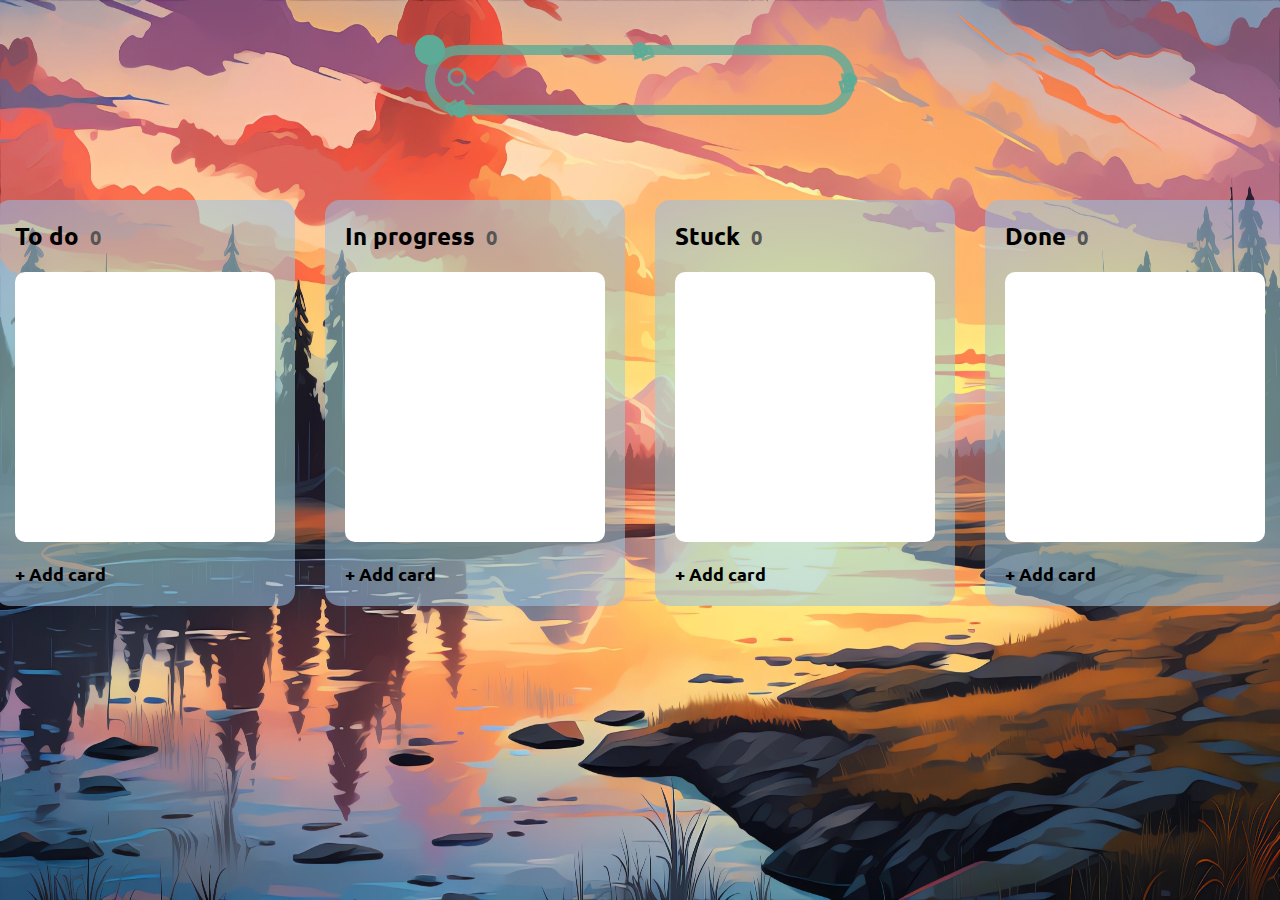
<file: index.html>
<!DOCTYPE html>
<html lang="en">
  <head>
    <meta charset="UTF-8" />
    <meta name="viewport" content="width=device-width, initial-scale=1.0" />
    <link rel="stylesheet" href="./style.css" />
    <link rel="preconnect" href="https://fonts.googleapis.com" />
    <link rel="preconnect" href="https://fonts.gstatic.com" crossorigin />
    <link
      href="https://fonts.googleapis.com/css2?family=Ubuntu:ital,wght@0,300;0,400;0,500;0,700;1,300;1,400;1,500;1,700&display=swap"
      rel="stylesheet"
    />
    <title>To do</title>
  </head>
  <body>
    <div class="god">
      <img id="bg" src="./background1.png" alt="" />

      <div class="god-child">
        <h1>
          <!-- <input type="text" name="search" id="search" placeholder="Search" /> -->
          <div id="search">
            <svg viewBox="0 0 420 60" xmlns="http://www.w3.org/2000/svg">
              <rect class="bar" />

              <g class="magnifier">
                <circle class="glass" />
                <line class="handle" x1="32" y1="32" x2="44" y2="44"></line>
              </g>

              <g class="sparks">
                <circle class="spark" />
                <circle class="spark" />
                <circle class="spark" />
              </g>

              <g class="burst pattern-one">
                <circle class="particle circle" />
                <path class="particle triangle" />
                <circle class="particle circle" />
                <path class="particle plus" />
                <rect class="particle rect" />
                <path class="particle triangle" />
              </g>
              <g class="burst pattern-two">
                <path class="particle plus" />
                <circle class="particle circle" />
                <path class="particle triangle" />
                <rect class="particle rect" />
                <circle class="particle circle" />
                <path class="particle plus" />
              </g>
              <g class="burst pattern-three">
                <circle class="particle circle" />
                <rect class="particle rect" />
                <path class="particle plus" />
                <path class="particle triangle" />
                <rect class="particle rect" />
                <path class="particle plus" />
              </g>
            </svg>
            <input
              id="search"
              type="text"
              name="q"
              aria-label="Search for inspiration"
            />
          </div>

          <div id="results"></div>
        </h1>

        <div class="container">
          <div class="first gg">
            <h2>To do <span class="count" id="todo-count"></span></h2>
            <div class="first-content content" id="todo">
              <h4 style="margin-bottom: 5px">To do list</h4>
              <hr />
              <div class="cards"></div>
            </div>
            <p class="addcard">+ Add card</p>
          </div>
        </div>

        <div class="container">
          <div class="first gg">
            <h2>
              In progress <span class="count" id="inprogress-count"></span>
            </h2>
            <div class="first-content content" id="inprogress">
              <h4 style="margin-bottom: 5px">To do list</h4>
              <hr />
              <div class="cards"></div>
            </div>
            <div class="first-content"></div>
            <p class="addcard">+ Add card</p>
          </div>
        </div>

        <div class="container">
          <div class="first gg">
            <h2>Stuck <span class="count" id="stuck-count"></span></h2>
            <div class="first-content content" id="stuck">
              <h4 style="margin-bottom: 5px">To do list</h4>
              <hr />
              <div class="cards"></div>
            </div>
            <p class="addcard">+ Add card</p>
          </div>
        </div>

        <div class="container">
          <div class="first gg">
            <h2>Done <span class="count" id="done-count"></span></h2>
            <div class="first-content content" id="done">
              <h4 style="margin-bottom: 5px">To do list</h4>
              <hr />
              <div class="cards"></div>
            </div>
            <p class="addcard">+ Add card</p>
          </div>

          <!-- part2 -->

          <form class="last gg" action="#">
            <div class="last-content">
              <div class="flex">
                <h2>Add task</h2>
                <p class="flex2">✖</p>
              </div>

              <p>Title</p>
              <input type="text" id="title" name="title" required />

              <p style="margin-top: 15px">Description</p>
              <textarea type="text" id="des" required></textarea>

              <p>Status</p>
              <select name="format" id="status">
                <option value="todo">To do</option>
                <option value="inprogress">In progress</option>
                <option value="stuck">Stuck</option>
                <option value="done">Done</option>
              </select>
              <p>Priority</p>
              <select name="priority" id="priority">
                <option value="low">low</option>
                <option value="medium">medium</option>
                <option value="high">high</option>
              </select>

              <!-- onclick="AddTask ()" -->
              <button id="btn" type="submit">Add task</button>
            </div>
          </form>
        </div>
      </div>
    </div>
    <script src="./app.js" defer></script>
  </body>
</html>
<!-- <textarea name="" id="" cols="30" rows="10"></textarea> -->
</file>
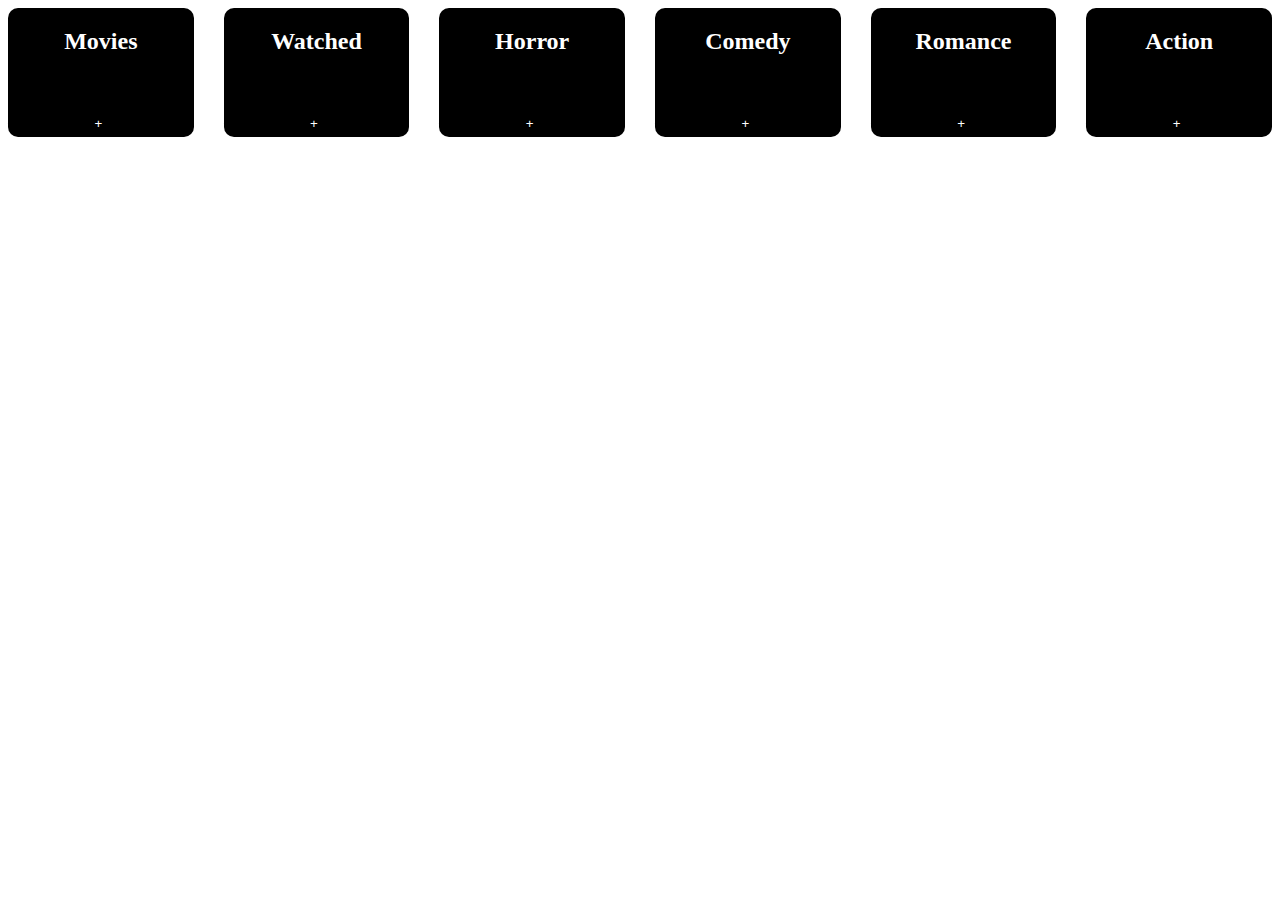
<file: a.html>
<!DOCTYPE html>
<html lang="en">

<head>
    <meta charset="UTF-8">
    <meta name="viewport" content="width=device-width, initial-scale=1.0">
    <title>Document</title>
    <link rel="stylesheet" href="./a.css">
    <script src="./a.js" defer></script>
</head>

<body>
    <!-- container -->
    <div class="container">

        <!-- movies -->
        <div class="movies">
            <h2>Movies</h2>
            <div class="card card-container"></div>
            <button class="btnn"> +</button>
        </div>

        <!-- watched -->
        <div class="movies">
            <h2>Watched</h2>
            <div class="cardwatched card-container"></div>
            <button class="btnn">
                + </button>
        </div>


        <!-- Horror -->
        <div class="movies">
            <h2>Horror</h2>
            <div class="cardhorror card-container"></div>
            <button class="btnn">
                + </button>
        </div>


        <div class="movies">
            <h2>Comedy</h2>
            <div class="cardcomedy card-container"></div>
            <button class="btnn">
                + </button>
        </div>



        <div class="movies">
            <h2>Romance</h2>
            <div class="cardromance card-container"></div>
            <button class="btnn">
                + </button>
        </div>



        <div class="movies">
            <h2>Action</h2>
            <div class="cardaction card-container"></div>
            <button class="btnn">
                + </button>
        </div>


        <!-- modal -->
        <div class="modal">
            <form>
                <div class="close">+</div>
                <div class="inputpart">
                    <div class="title-input">
                        <p>Title</p>
                        <input type="text" name="title" id="inp1" placeholder="Add here" />
                    </div>
                    <div class="description-input">
                        <p>Description</p>
                        <input type="text" id="inp2" name="description" placeholder="Add here" />
                    </div>
                    <div class="option">
                        <p>Category</p>
                        <select name="category">
                            <option></option>
                            <option value="Movies">Movies</option>
                            <option value="Horror">Horror</option>
                            <option value="Comedy">Comedy</option>
                            <option value="Romance">Romance</option>
                            <option value="Action">Action</option>
                        </select>
                    </div>
                    <div class="option">
                        <p>Most want to watch</p>
                        <select>
                            <option></option>
                            <option>Most</option>
                            <option>Eh</option>
                            <option>Least</option>
                        </select>
                    </div>
                </div>

                <div class="imginppart">
                    <input id="x" type="text" name="img">

                    <div class="select-img">
                        <div class="inside">
                            <div class="img-cont"><img src="./img/10.jpeg" alt="zurag" style="color: aliceblue;"> </div>
                            <div class="img-cont"><img src="./img/500.jpeg" alt=""> </div>
                            <div class="img-cont"><img src="./img/inception.jpeg" alt=""> </div>
                            <div class="img-cont"><img src="./img/us.jpeg" alt=""> </div>
                        </div>
                        <div class="inside">
                            <div class="img-cont"><img src="./img/10.jpeg" alt="zurag" style="color: aliceblue;"> </div>
                            <div class="img-cont"><img src="./img/500.jpeg" alt=""> </div>
                            <div class="img-cont"><img src="./img/inception.jpeg" alt=""> </div>
                            <div class="img-cont"><img src="./img/us.jpeg" alt=""> </div>
                        </div>
                    </div>
                </div>
                <button type="submit" id="btn">Sumbit</button>
            </form>
        </div>
    </div>
</body>

</html>
</file>
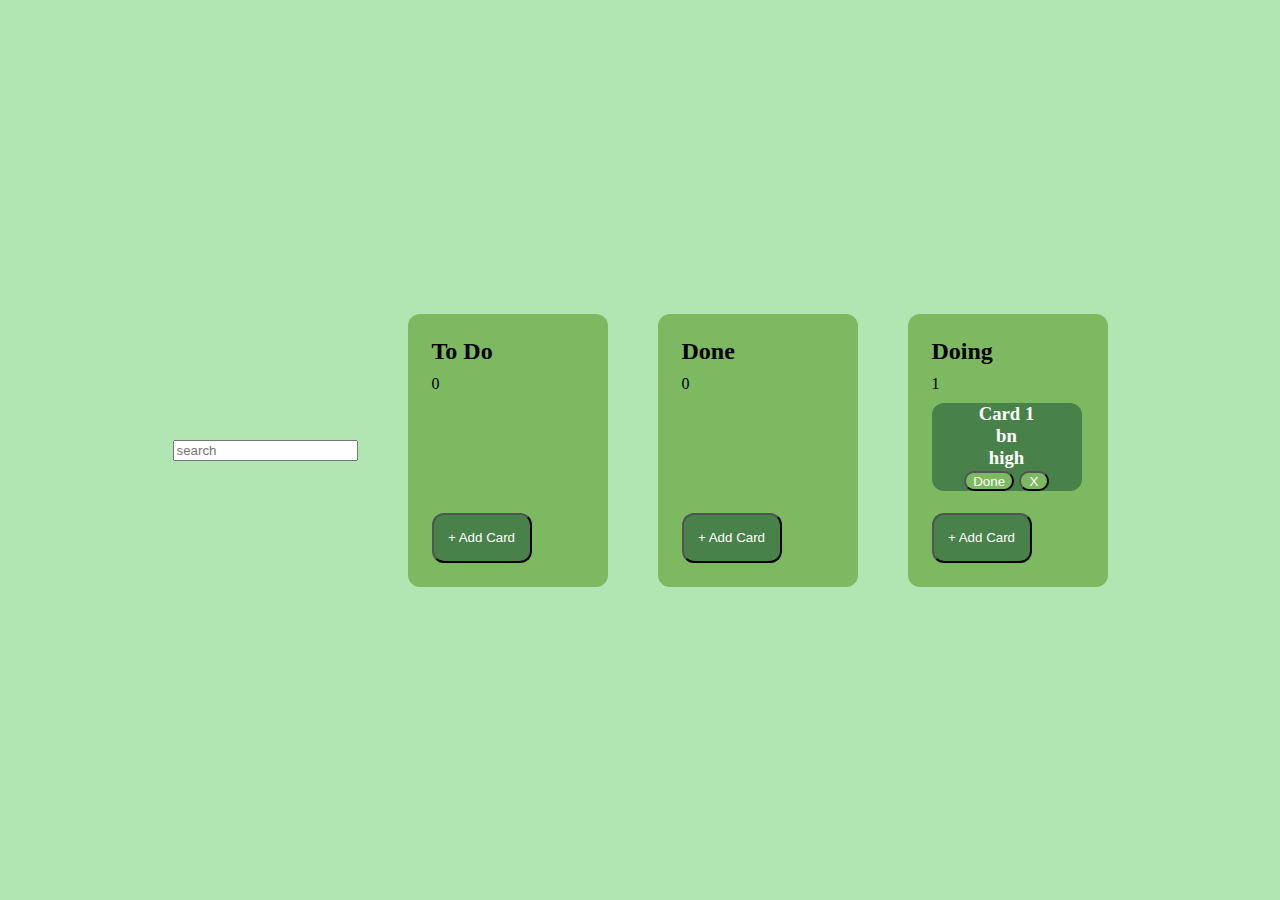
<file: index1.html>
<!DOCTYPE html>
<html lang="en">

<head>
    <meta charset="UTF-8">
    <meta name="viewport" content="width=device-width, initial-scale=1.0">
    <title>Document</title>
    <link rel="stylesheet" href="./style1.css">
</head>

<body>
    <div class="container">
        <input type="text" id="search" name="search" placeholder="search"/>
        <div class="board">
            <h2>To Do</h2>
            <div class="to_dotooloh"></div>
            <div class="cards" id="to_do"></div>
            <button id="add-btn">+ Add Card</button>
        </div>
        <div class="board">
            <h2>Done</h2>
            <div class="donetooloh"></div>
            <div class="cards" id="done"></div>
            <button id="add-btn">+ Add Card</button>
        </div>
        <div class="board">
            <h2>Doing</h2>
            <div class="doingtooloh"></div>
            <div class="cards" id="doing"></div>
            <button id="add-btn">+ Add Card</button>
        </div>
    </div>

    <div class="modal">
        <form>
            <label for="title"> Title</label>
            <input type="text" id="title" name="">

            <label for="second">Description</label>
            <input type="text" id="second" name="second">

            <label for="option">Status</label>
            <select name="op" id="option">
                <option value="to_do">to do</option>
                <option value="done">done</option>
                <option value="doing">doing</option>
            </select>

            <label for="option">Priority</label>
            <select name="option1" id="option1">
                <option value="high">high</option>
                <option value="medium">medium</option>
                <option value="low">low</option>
            </select>

            <button type="submit">Submit</button>

        </form>
    </div>

    <script src="./style1.js"></script>

</body>

</html>
</file>
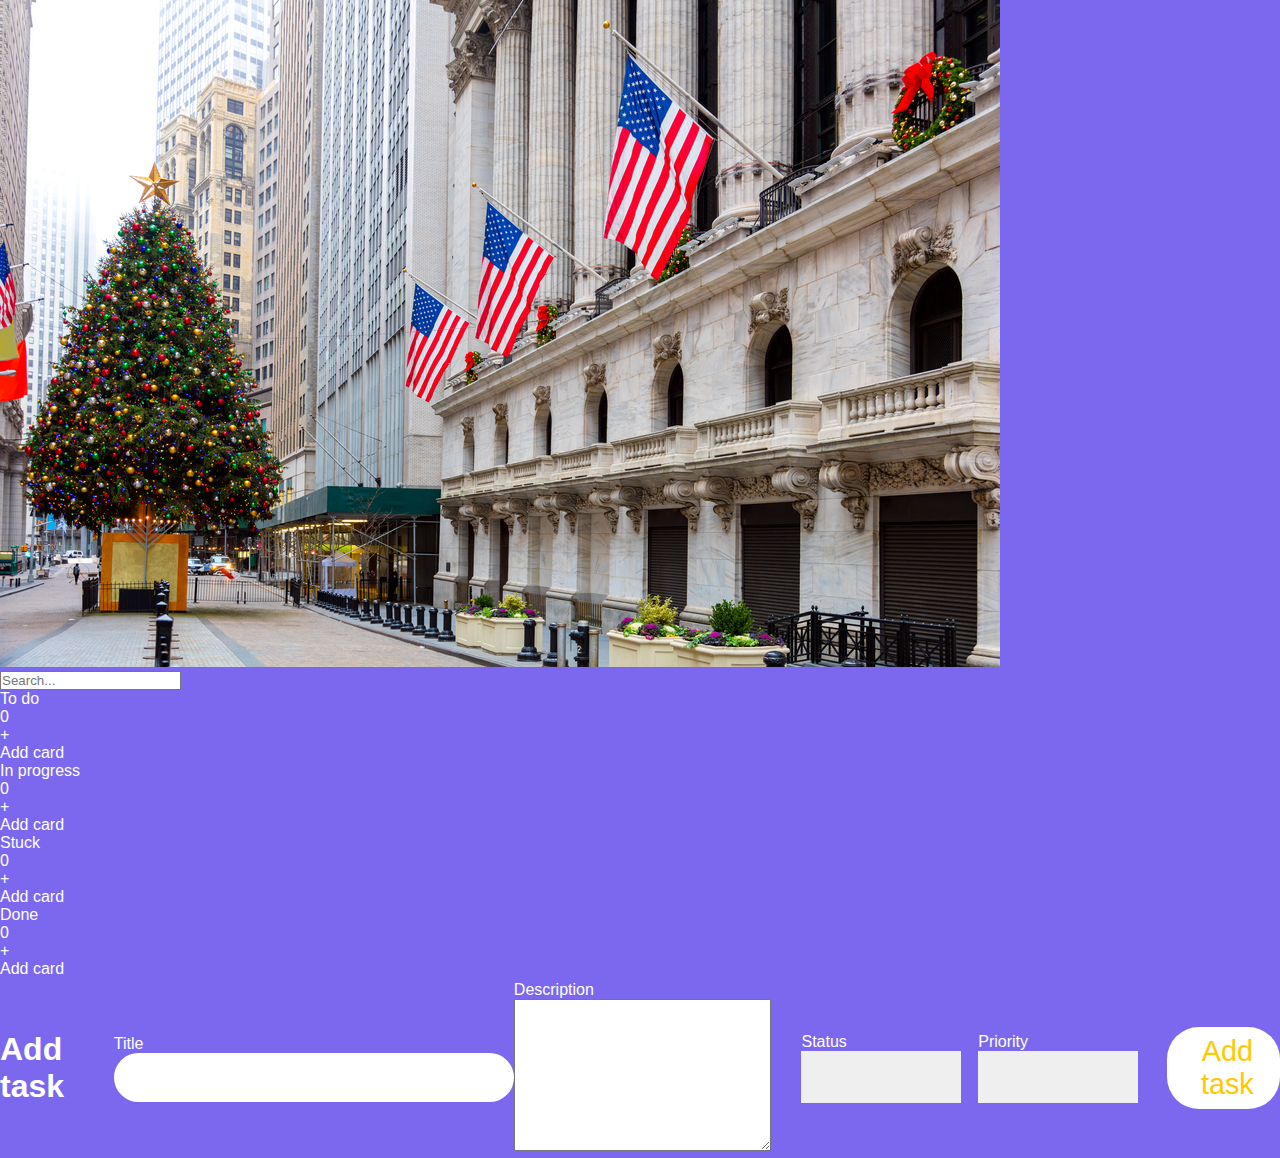
<file: todo.html>
<!DOCTYPE html>
<html lang="en">

<head>
    <meta charset="UTF-8">
    <meta name="viewport" content="width=device-width, initial-scale=1.0">
    <title>Todo</title>
    <link rel="stylesheet" href="todo.css">
</head>

<body>
    <div class="call">
        <img src="clock.jpg">
    </div>
    <div class="parent">
        <div class="loan">
            <input type="text" id="search" placeholder="Search...">
        </div>
        <div class="captain">
            <div class="container">
                <div class="navbar">
                    <div class="kahoot">
                        <p class="meg">To do</p>
                        <p class="too">0</p>
                    </div>
                    <div class="todoCards" id="gg1">
                    </div>
                    <div class="second">
                        <p class="sav">+</p>
                        <p class="size"> Add card</p>
                    </div>
                </div>
            </div>
            <div class="container">
                <div class="navbar">
                    <div class="kahoot">
                        <p class="meg">In progress</p>
                        <p class="too">0</p>
                    </div>
                    <div class="todoCards" id="gg1">
                    </div>
                    <div class="second">
                        <p class="sav">+</p>
                        <p class="size"> Add card</p>
                    </div>
                    <div></div>
                </div>
            </div>
            <div class="container">
                <div class="navbar">
                    <div class="kahoot">
                        <p class="meg">Stuck</p>
                        <p class="too">0</p>
                    </div>
                    <div class="todoCards" id="gg1">
                    </div>
                    <div class="second">
                        <p class="sav">+</p>
                        <p class="size"> Add card</p>
                    </div>
                </div>
            </div>
            <div class="container">
                <div class="navbar">
                    <div class="kahoot">
                        <p class="meg">Done</p>
                        <p class="too">0</p>
                    </div>
                    <div class="todoCards" id="gg1">
                    </div>
                    <div class="second">
                        <p class="sav">+</p>
                        <p class="size"> Add card</p>
                    </div>
                </div>
            </div>
            <div class="beginReact">
                <form class="third">
                    <div class="one">
                        <h1>Add task</h1>
                    </div>
                    <div class="third1">
                        <label class="none">Title</label>
                        <input class="num" type="text" name="title" />
                    </div>
                    <div class="third1">
                        <label class="none">Description</label>
                        <textarea class="num2" name="description" id="" cols="30" rows="10"
                            name="description"></textarea>
                    </div>
                    <div class="third1">
                        <label class="none">Status</label>
                        <select class="num" type="text" name="status">
                            <option disabled selected value="ss"></option>
                            <option value="To do">To do</option>
                            <option value="In progress">In progress</option>
                            <option value="Stuck">stuck</option>
                            <option value="Done">Done</option>
                        </select>
                    </div>
                    <div class="third1">
                        <label class="none">Priority</label>
                        <select class="num" name="priority">
                            <option value=""></option>
                            <option value="1">High</option>
                            <option value="2">Medium</option>
                            <option value="3">Low </option>
                        </select>
                    </div>
                    <div class="action">
                        <button class="car" type="submit">
                            Add task
                        </button>
                    </div>
                </form>
            </div>
        </div>
    </div>
    <script src="todo.js"></script>
</body>

</html>
</file>
<file: style.css>
* {
  box-sizing: border-box;
  margin: 0;
}
body {
  display: flex;
}
#bg {
  position: absolute;
  width: 100%;
  z-index: -1;
  height: 100%;
}
.status {
  display: none;
}

.priority {
  display: flex;
  justify-content: center;
  align-items: center;
  width: 70px;
  height: 30px;
  background-color: #e1e1e1;
  border-radius: 5px;
}
.container {
  font-family: "Ubuntu";
  margin: auto;
  padding-top: 200px;
}
.god {
  display: flex;
  justify-content: center;
  align-items: flex-start;
  gap: 10px;
  width: 100%;
  height: 100%;
}
.god-child {
  display: flex;
  justify-content: center;

  gap: 30px;
}
h1 {
  position: absolute;
  top: 50px;
}
.gg {
  width: 300px;
  height: 100%;
  background: rgba(238, 174, 202, 0.537);
  background: radial-gradient(
    circle,
    rgba(180, 238, 174, 0.581) 0%,
    rgba(148, 188, 233, 0.561) 100%
  );
  border-radius: 15px;
  margin: auto;
  padding: 20px;
}
.content {
  margin-top: 20px;
  margin-bottom: 20px;
  width: 260px;
  min-height: 270px;
  height: 100%;
  background-color: white;
  border-radius: 10px;
  padding: 20px;
}
.addcard {
  width: 100px;
  font-weight: 600;
  font-size: 18px;
  cursor: pointer;
  transition: 0.4s;
}
.addcard:hover {
  transform: translateX(10px);
  color: #444;
}
.last {
  width: 400px;
  height: 450px;
  position: absolute;
  display: none;
  top: 50%;
  left: 50%;
  transform: translate(-50%, -50%);
  z-index: 5;
}
.last-content {
  width: 360px;
}
.last-content p {
  font-weight: 500;
}
#title {
  width: 100%;
  background-color: #edeef0;
  border: none;
  outline: none;
  border-radius: 4px;
}
#des {
  width: 100%;
  height: 100px;
  margin-bottom: 15px;
  background-color: #edeef0;
  border: none;
  outline: none;
  border-radius: 4px;
}
#sta {
  width: 100%;
  background-color: #edeef0;
  border: none;
  outline: none;
  border-radius: 4px;
  margin-bottom: 15px;
}
#prio {
  width: 100%;
  background-color: #edeef0;
  border: none;
  outline: none;
  border-radius: 4px;
}
#btn {
  width: 100%;
  background-color: black;
  color: white;
  font-weight: 600;
  margin-top: 30px;
  height: 30px;
  border: none;
  border-radius: 5px;
  cursor: pointer;
}
#err-message {
  color: red;
  font-size: 14px;
}
/* .cards {
  width: 220px;
  height: 110px;
} */
.card {
  list-style: none;
  font-size: 17px;
  padding: 12px 8px 12px 28px;
  user-select: none;
  cursor: pointer;
  position: relative;
  display: flex;
  justify-content: flex-start;
  align-items: flex-start;
  background-color: whitesmoke;
  border-radius: 5px;
  margin-bottom: 10px;
}
.edit {
  width: 15px;
  height: 15px;
}
.edit-father {
  width: 30px;
  height: 30px;
  position: absolute;
  right: 0;
  top: 35px;
  display: flex;
  justify-content: center;
  align-items: center;
  border-radius: 50%;
}
.edit-father:hover {
  background-color: #edeef0;
}
.checked {
  display: none;
}
.check {
  width: 20px;
  height: 20px;
}
.ch {
  position: absolute;
  height: 20px;
  width: 20px;
  border-radius: 50%;
  background-size: cover;
  background-position: center;
  top: 13px;
  left: 4px;
}
.card.checked {
  color: #555;
  text-decoration: line-through;
}
.card span {
  position: absolute;
  right: 0;
  top: 5px;
  height: 30px;
  width: 30px;
  font-size: 24px;
  color: #555;
  text-align: center;
  border-radius: 50%;
}
.card span:hover {
  background: #edeef0;
}

.flex {
  display: flex;
  justify-content: space-between;
  align-items: center;
  margin-bottom: 15px;
}

.flex p {
  font-size: 22px;
  cursor: pointer;
  width: 38px;
  height: 38px;
  text-align: center;
  border-radius: 50%;
  padding-top: 6px;
}
.flex p:hover {
  background-color: #edeef0;
}
.card {
  display: block;
}
.card2 {
  margin-bottom: 5px;
  padding: 10px;
  margin-right: 20px;
  margin-top: 10px;
  border-radius: 5px;
}
.container:last-child .checked {
  display: flex;
}
.container:last-child .card {
  text-decoration: line-through;
}
.count {
  color: #555;
  font-size: 20px;
  margin-left: 5px;
}
/* #search {
  width: 400px;
  height: 40px;
  padding: 8px;
} */

#search {
  display: grid;
  grid-area: search;
  grid-template:
    "search" 60px
    / 420px;
  justify-content: center;
  align-content: center;
  justify-items: stretch;
  align-items: stretch;
  background: none;
}

#search input {
  display: block;
  grid-area: search;
  -webkit-appearance: none;
  appearance: none;
  width: 100%;
  height: 100%;
  background: none;
  padding: 0 30px 0 60px;
  border: none;
  border-radius: 100px;
  font: 24px/1 system-ui, sans-serif;
  outline-offset: -8px;
}

#search svg {
  grid-area: search;
  overflow: visible;
  color: rgba(92, 171, 152, 0.813);
  fill: none;
  stroke: currentColor;
}

.spark {
  fill: currentColor;
  stroke: none;
  r: 15;
}

.spark:nth-child(1) {
  animation: spark-radius 2.03s 1s both, spark-one-motion 2s 1s both;
}

@keyframes spark-radius {
  0% {
    r: 0;
    animation-timing-function: cubic-bezier(0, 0.3, 0, 1.57);
  }
  30% {
    r: 15;
    animation-timing-function: cubic-bezier(1, -0.39, 0.68, 1.04);
  }
  95% {
    r: 8;
  }
  99% {
    r: 10;
  }
  99.99% {
    r: 7;
  }
  100% {
    r: 0;
  }
}

@keyframes spark-one-motion {
  0% {
    transform: translate(-20%, 50%);
    animation-timing-function: cubic-bezier(0.63, 0.88, 0, 1.25);
  }
  20% {
    transform: rotate(-0deg) translate(0%, -50%);
    animation-timing-function: ease-in;
  }
  80% {
    transform: rotate(-230deg) translateX(-20%) rotate(-100deg) translateX(15%);
    animation-timing-function: linear;
  }
  100% {
    transform: rotate(-360deg) translate(30px, 100%);
    animation-timing-function: cubic-bezier(0.64, 0.66, 0, 0.51);
  }
}

.spark:nth-child(2) {
  animation: spark-radius 2.03s 1s both, spark-two-motion 2.03s 1s both;
}

@keyframes spark-two-motion {
  0% {
    transform: translate(120%, 50%) rotate(-70deg) translateY(0%);
    animation-timing-function: cubic-bezier(0.36, 0.18, 0.94, 0.55);
  }
  20% {
    transform: translate(90%, -80%) rotate(60deg) translateY(-80%);
    animation-timing-function: cubic-bezier(0.16, 0.77, 1, 0.4);
  }
  40% {
    transform: translate(110%, -50%) rotate(-30deg) translateY(-120%);
    animation-timing-function: linear;
  }
  70% {
    transform: translate(100%, -50%) rotate(120deg) translateY(-100%);
    animation-timing-function: linear;
  }
  80% {
    transform: translate(95%, 50%) rotate(80deg) translateY(-150%);
    animation-timing-function: cubic-bezier(0.64, 0.66, 0, 0.51);
  }
  100% {
    transform: translate(100%, 50%) rotate(120deg) translateY(0%);
  }
}

.spark:nth-child(3) {
  animation: spark-radius 2.05s 1s both, spark-three-motion 2.03s 1s both;
}

@keyframes spark-three-motion {
  0% {
    transform: translate(50%, 100%) rotate(-40deg) translateX(0%);
    animation-timing-function: cubic-bezier(0.62, 0.56, 1, 0.54);
  }
  30% {
    transform: translate(40%, 70%) rotate(20deg) translateX(20%);
    animation-timing-function: cubic-bezier(0, 0.21, 0.88, 0.46);
  }
  40% {
    transform: translate(65%, 20%) rotate(-50deg) translateX(15%);
    animation-timing-function: cubic-bezier(0, 0.24, 1, 0.62);
  }
  60% {
    transform: translate(60%, -40%) rotate(-50deg) translateX(20%);
    animation-timing-function: cubic-bezier(0, 0.24, 1, 0.62);
  }
  70% {
    transform: translate(70%, -0%) rotate(-180deg) translateX(20%);
    animation-timing-function: cubic-bezier(0.15, 0.48, 0.76, 0.26);
  }
  100% {
    transform: translate(70%, -0%) rotate(-360deg) translateX(0%) rotate(180deg)
      translateX(20%);
  }
}

.burst {
  stroke-width: 3;
}

.circle {
  r: 6;
}

.rect {
  width: 10px;
  height: 10px;
}

.triangle {
  d: path("M0,-6 L7,6 L-7,6 Z");
  stroke-linejoin: round;
}

.plus {
  d: path("M0,-5 L0,5 M-5,0L 5,0");
  stroke-linecap: round;
}

.burst:nth-child(4) {
  transform: translate(30px, 100%) rotate(150deg);
}

.burst:nth-child(5) {
  transform: translate(50%, 0%) rotate(-20deg);
}

.burst:nth-child(6) {
  transform: translate(100%, 50%) rotate(75deg);
}

.burst * {
}

@keyframes particle-fade {
  0%,
  100% {
    opacity: 0;
  }
  5%,
  80% {
    opacity: 1;
  }
}

.burst :nth-child(1) {
  animation: particle-fade 600ms 2.95s both, particle-one-move 600ms 2.95s both;
}
.burst :nth-child(2) {
  animation: particle-fade 600ms 2.95s both, particle-two-move 600ms 2.95s both;
}
.burst :nth-child(3) {
  animation: particle-fade 600ms 2.95s both,
    particle-three-move 600ms 2.95s both;
}
.burst :nth-child(4) {
  animation: particle-fade 600ms 2.95s both, particle-four-move 600ms 2.95s both;
}
.burst :nth-child(5) {
  animation: particle-fade 600ms 2.95s both, particle-five-move 600ms 2.95s both;
}
.burst :nth-child(6) {
  animation: particle-fade 600ms 2.95s both, particle-six-move 600ms 2.95s both;
}

@keyframes particle-one-move {
  0% {
    transform: rotate(0deg) translate(-5%) scale(0.0001, 0.0001);
  }
  100% {
    transform: rotate(-20deg) translateX(8%) scale(0.5, 0.5);
  }
}
@keyframes particle-two-move {
  0% {
    transform: rotate(0deg) translate(-5%) scale(0.0001, 0.0001);
  }
  100% {
    transform: rotate(0deg) translateX(8%) scale(0.5, 0.5);
  }
}
@keyframes particle-three-move {
  0% {
    transform: rotate(0deg) translate(-5%) scale(0.0001, 0.0001);
  }
  100% {
    transform: rotate(20deg) translateX(8%) scale(0.5, 0.5);
  }
}
@keyframes particle-four-move {
  0% {
    transform: rotate(0deg) translate(-5%) scale(0.0001, 0.0001);
  }
  100% {
    transform: rotate(-35deg) translateX(12%);
  }
}
@keyframes particle-five-move {
  0% {
    transform: rotate(0deg) translate(-5%) scale(0.0001, 0.0001);
  }
  100% {
    transform: rotate(0deg) translateX(12%);
  }
}
@keyframes particle-six-move {
  0% {
    transform: rotate(0deg) translate(-5%) scale(0.0001, 0.0001);
  }
  100% {
    transform: rotate(35deg) translateX(12%);
  }
}

.bar {
  width: 100%;
  height: 100%;
  ry: 50%;
  stroke-width: 10;
  animation: bar-in 900ms 3s both;
}

@keyframes bar-in {
  0% {
    stroke-dasharray: 0 180 0 226 0 405 0 0;
  }
  100% {
    stroke-dasharray: 0 0 181 0 227 0 405 0;
  }
}

.magnifier {
  animation: magnifier-in 600ms 3.6s both;
  transform-box: fill-box;
}

@keyframes magnifier-in {
  0% {
    transform: translate(20px, 8px) rotate(-45deg) scale(0.01, 0.01);
  }
  50% {
    transform: translate(-4px, 8px) rotate(-45deg);
  }
  100% {
    transform: translate(0px, 0px) rotate(0deg);
  }
}

.magnifier .glass {
  cx: 27;
  cy: 27;
  r: 8;
  stroke-width: 3;
}
.magnifier .handle {
  x1: 32;
  y1: 32;
  x2: 44;
  y2: 44;
  stroke-width: 3;
}

#results {
  grid-area: results;
  background: hsl(0, 0%, 95%);
}
</file>
<file: a.css>
.container {
    display: flex;
    flex-direction: row;
    gap: 30px;
}

.movies {
    background-color: black;
    display: flex;
    flex-direction: column;
    gap: 20px;
    flex-grow: 1;
    flex-basis: 0;
    position: relative;
    height: fit-content;
    border-radius: 10px;
}



#inp1 {
    width: 40%;
}

#inp2 {
    width: 40%;
}

#x {
    width: 40%;
}

.modal {
    top: 0;
    left: 0;
    position: fixed;
    width: 100vw;
    height: 100vh;
    justify-content: center;
    align-items: center;
    display: none;
    background-color: rgba(0, 0, 0, 0.3);
    backdrop-filter: blur(4px)
}

form {
    position: relative;
    flex-grow: 1;
    padding: 16px;
    border-radius: 8px;
    background-color: black;
    display: flex;
    flex-direction: column;
    gap: 12px;
    flex-direction: row;
}

input {
    width: 100%;
}


p {
    color: aliceblue;
}

h2 {
    text-align: center;
    color: white;
}

.close {
    position: absolute;
    color: aliceblue;
    cursor: pointer;
    font-size: 32px;
    right: 20px;
    transform: rotate(45deg);
}








.btnn {

    margin-bottom: 5px;
    margin-right: 5px;
    background-color: black;
    border: 0 solid #e2e8f0;
    border-radius: 1.5rem;
    box-sizing: border-box;
    color: white;
    cursor: pointer;
}

.btnn:hover {
    background-color: white;
    color: black;
}

.medku {
    position: relative
}

.img-cont {
    width: 100px;
    height: 60px;
}

.img-cont>img {
    width: 100%;
    height: 100%;
}

.select-img {
    display: flex;
    flex-direction: row;
    gap: 20px;
}

/* .select-img>div {
    /* visibility: hidden; */


.box {
    border-radius: 10px;
    margin: auto;
    background-color: white;
    width: 100px;
    height: fit-content;
}

.box button {
    display: block;
}

.dltbutton {
    background-color: #fff;
    border: 0 solid #e2e8f0;
    border-radius: 1.5rem;
    box-sizing: border-box;
    color: black;
    cursor: pointer;
    font-size: 0.8rem;
    font-weight: 600;
    line-height: 1;
    padding: 0.3rem 0.3rem;
    text-align: center;
    text-decoration: none black solid;
    text-decoration-thickness: auto;
    transition: all .1s cubic-bezier(.4, 0, .2, 1);
    box-shadow: 0px 1px 2px rgba(166, 175, 195, 0.25);
    user-select: none;
    -webkit-user-select: none;
    touch-action: manipulation;
}

.select-img {
    display: none;
}

.dltbutton:hover {
    background-color: black;
    color: #fff;
}

.title {
    font-size: 1rem;
    font-weight: 600;
    text-decoration: none black solid;
    text-decoration-thickness: auto;
}

.card {
    display: flex;
    flex-direction: column;
    gap: 20px;
}



/* .card-container {
    width: 100%
} */
</file>
<file: style1.css>
* {
    margin: 0;
    box-sizing: border-box;
}

.container {
    width: 100vw;
    height: 100vh;
    display: flex;
    align-items: center;
    justify-content: center;
    background-color: rgb(175, 230, 178);
    flex-direction: row;
    gap: 50px;
   
}

.board {
    border-radius: 12px;
    background-color: rgb(125, 185, 97);
    padding: 24px;
    width: 200px;
    height: fit-content;
    display: flex;
    flex-direction: column;
    gap: 10px;
}

.cards {
    width: 100vw;
    height:fit-content;
    min-height: 100px;
    border-radius: 12px;
    display: flex;
    flex-direction: column;
    gap: 12px;
}

.modal {
    position: fixed;
    top: 0;
    left: 0;
    width: 100vw;
    height: 100vh;
    display: none;
    justify-content: center;
    align-items: center;
}

form {
    background-color: rgb(186, 234, 201);
    padding: 24px;
    display: flex;
    flex-direction: column;
    gap: 12px;
}

button {
    background-color: rgb(72, 129, 73);
    color: white;
    width: 100px;
    height: 50px;
    border-radius: 12px;
}
.card{
    display: flex;
    align-items: center;
    justify-content: center;
    flex-direction: column;
    width: 150px;
    height: fit-content;
    background-color: rgb(72, 129, 73);;
    color: white;
    border-radius: 12px;
}
.buttondlt{
    width: 30px;
    height: 20px;
    background-color:rgb(125, 185, 97);
}
.buttonDone{
    width: 50px;
    height: 20px;
    background-color:rgb(125, 185, 97);
}
</file>
<file: todo.css>
* {
  margin: 0;
  padding: 0;
  box-sizing: border-box;
}

body {
  background-color: mediumslateblue;
  color: white;
  font-family: "Poppins", sans-serif;
  min-height: 100vh;
}

header {
  font-size: 1.5rem;
}

header,
form {
  min-height: 20vh;
  display: flex;
  justify-content: center;
  align-items: center;
}

form input,
form button {
  padding: 0.5rem;
  padding-left: 1rem;
  font-size: 1.8rem;
  border: none;
  background: white;
  border-radius: 2rem;
}

form button {
  color: rgb(255, 200, 0);
  background: white;
  cursor: pointer;
  transition: all 0.3 ease;
  margin-left: 0.5rem;
}

form button:hover {
  color: white;
  background: rgb(255, 200, 0);
}

.fa-plus-circle {
  margin-top: 0.3rem;
  margin-left: -8px;
}

.todo-container {
  display: flex;
  justify-content: center;
  align-items: center;
}

.todo-list {
  min-width: 30%;
  list-style: none;
}

.todo {
  margin: 0.5rem;
  padding-left: 0.5rem;
  background: white;
  color: black;
  font-size: 1.5rem;
  display: flex;
  justify-content: space-between;
  align-items: center;
  transition: 0.5s;
  border-radius: 2rem;
}

.todo li {
  flex: 1;
}

.trash-btn,
.complete-btn {
  color: white;
  border: none;
  padding: 1rem;
  cursor: pointer;
  font-size: 1.5rem;
}

.complete-btn {
  background: rgb(255, 200, 0);
}

.trash-btn {
  border-top-right-radius: 1.75rem;
  border-bottom-right-radius: 1.75rem;
  background: rgb(171, 171, 171);
}

.todo-item {
  padding: 0rem 0.5rem;
}

.fa-trash,
.fa-check-circle {
  pointer-events: none;
}

.completed {
  text-decoration: line-through;
  opacity: 0.5;
}

.slide {
  transform: translateX(10rem);
  opacity: 0;
}

select {
  -webkit-appearance: none;
  -moz-appearance: none;
  appearance: none;
  outline: none;
  border: none;
}

.select {
  margin: 1rem;
  position: relative;
  overflow: hidden;
  border-radius: 50px;
}

select {
  color: rgb(255, 200, 0);
  width: 10rem;
  height: 3.2rem;
  cursor: pointer;
  padding: 1rem;
}

.select::after {
  content: "\25BC";
  position: absolute;
  background: rgb(255, 200, 0);
  top: 0;
  right: 0;
  padding: 1rem;
  pointer-events: none;
  transition: all 0.3s ease;
}

.select::hover::after {
  background: white;
  color: rgb(255, 200, 0);
}
</file>
